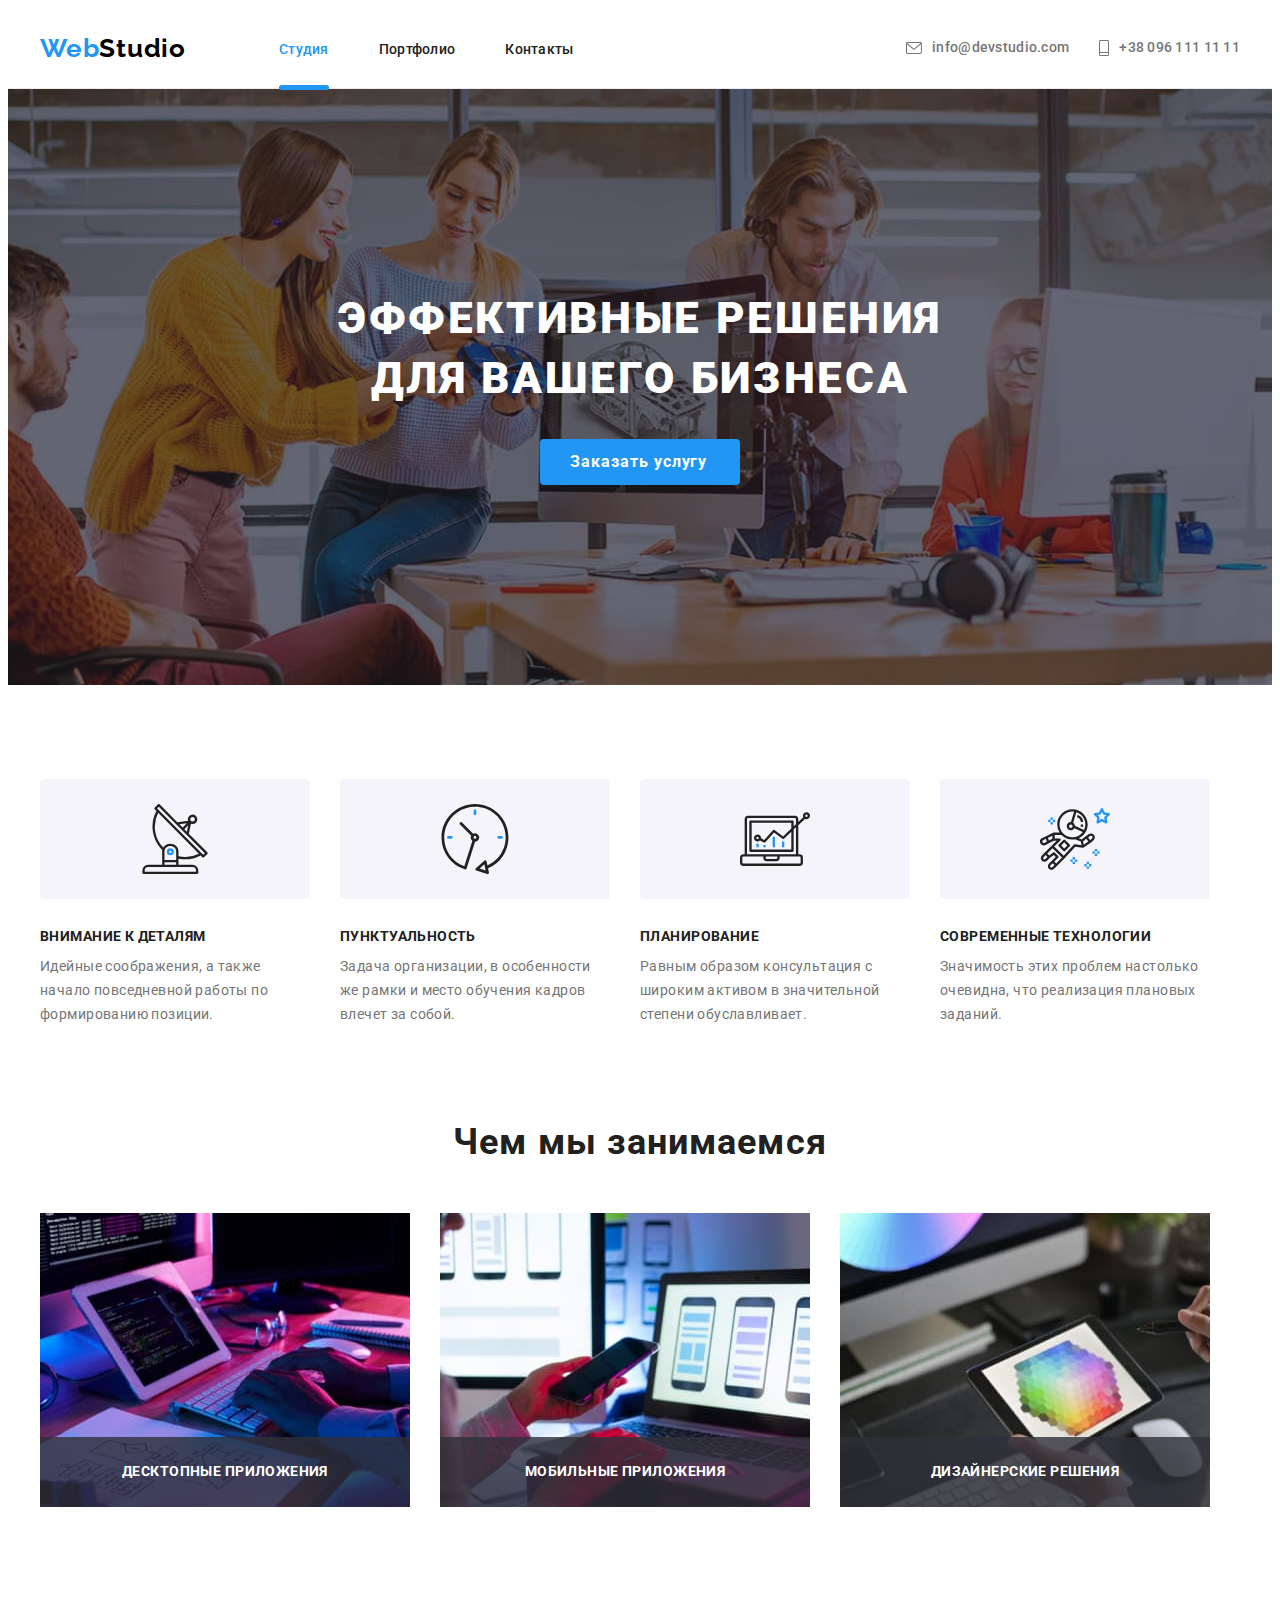
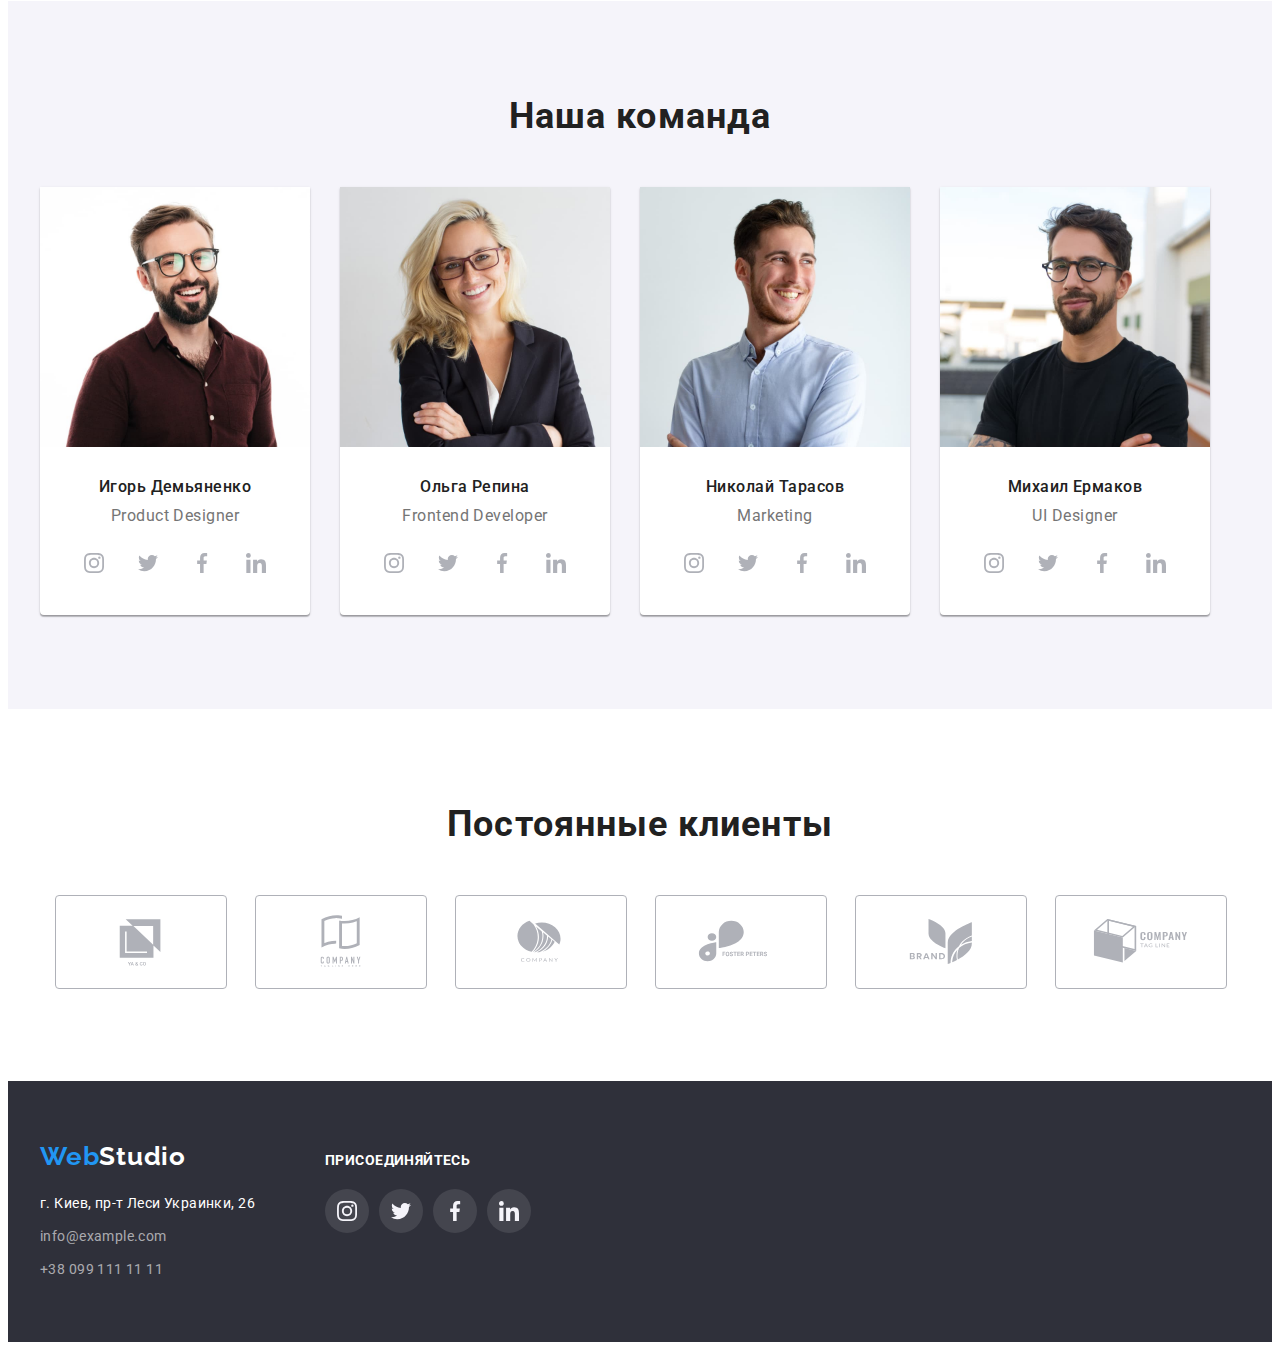
<file: index.html>
<!DOCTYPE html>
<html lang="ru">
  <head>
    <meta charset="UTF-8" />
    <meta http-equiv="X-UA-Compatible" content="IE=edge" />
    <meta name="viewport" content="width=device-width, initial-scale=1.0" />
    <link rel="preconnect" href="https://fonts.googleapis.com" />
    <link rel="preconnect" href="https://fonts.gstatic.com" crossorigin />
    <link
      href="https://fonts.googleapis.com/css2?family=Raleway:wght@700&family=Roboto:wght@400;500;700;900&display=swap"
      rel="stylesheet"
    />
    <title>WebStudio</title>
    <link
      rel="stylesheet"
      href="https://cdnjs.cloudflare.com/ajax/libs/modern-normalize/1.1.0/modern-normalize.min.css"
      integrity="sha512-wpPYUAdjBVSE4KJnH1VR1HeZfpl1ub8YT/NKx4PuQ5NmX2tKuGu6U/JRp5y+Y8XG2tV+wKQpNHVUX03MfMFn9Q=="
      crossorigin="anonymous"
      referrerpolicy="no-referrer"
    />
    <link
      rel="stylesheet"
      href="https://cdnjs.cloudflare.com/ajax/libs/animate.css/4.1.1/animate.min.css"
    />
    <link rel="stylesheet" href="./css/styles.css" />
  </head>
  <body>
    <header class="header">
      <div class="container">
        <nav class="header-nav">
          <a
            class="header-logo link animate__animated animate__bounce"
            href="./index.html"
            lang="en"
            ><span class="header-text-web">Web</span
            ><span class="header-text-studio">Studio</span></a
          >
          <ul class="header-list list">
            <li class="header-item">
              <a class="header-link link current" href="./index.html">Студия</a>
            </li>
            <li class="header-item">
              <a class="header-link link" href="./portfolio.html">Портфолио</a>
            </li>
            <li class="header-item"><a class="header-link link" href="#">Контакты</a></li>
          </ul>
        </nav>
        <ul class="header-contacts list">
          <li class="header-contacts-item">
            <a class="header-contacts-link link" href="mailto:info@devstudio.com"
              ><svg class="icon-envelope" width="16" height="12">
                <use href="./img/icons.svg#icon-envelope"></use></svg
              >info@devstudio.com</a
            >
          </li>
          <li class="header-contacts-item">
            <a class="header-contacts-link link" href="tel:+380961111111"
              ><svg class="icon-vector" width="10" height="16">
                <use href="./img/icons.svg#icon-vector"></use></svg
              >+38 096 111 11 11</a
            >
          </li>
        </ul>
      </div>
    </header>
    <main>
      <section class="hero">
        <div class="container">
          <h1 class="hero-title animate__animated animate__bounce">
            Эффективные решения для вашего бизнеса
          </h1>
          <button type="button" class="hero-btn" data-modal-open>Заказать услугу</button>
        </div>
      </section>
      <section class="features">
        <div class="container">
          <h2 class="visually-hidden">Особенности</h2>
          <ul class="features-list list">
            <li class="features-item">
              <div class="icon-item">
                <svg class="icon" width="70" height="70">
                  <use href="./img/icons.svg#icon-antenna"></use>
                </svg>
              </div>
              <h3 class="features-title">Внимание к деталям</h3>
              <p class="features-text">
                Идейные соображения, а также начало повседневной работы по формированию позиции.
              </p>
            </li>
            <li class="features-item">
              <div class="icon-item">
                <svg class="icon" width="70" height="70">
                  <use href="./img/icons.svg#icon-clock"></use>
                </svg>
              </div>
              <h3 class="features-title">Пунктуальность</h3>
              <p class="features-text">
                Задача организации, в особенности же рамки и место обучения кадров влечет за собой.
              </p>
            </li>
            <li class="features-item">
              <div class="icon-item">
                <svg class="icon" width="70" height="70">
                  <use href="./img/icons.svg#icon-diagram"></use>
                </svg>
              </div>
              <h3 class="features-title">Планирование</h3>
              <p class="features-text">
                Равным образом консультация с широким активом в значительной степени обуславливает.
              </p>
            </li>
            <li class="features-item">
              <div class="icon-item">
                <svg class="icon" width="70" height="70">
                  <use href="./img/icons.svg#icon-astronaut"></use>
                </svg>
              </div>
              <h3 class="features-title">Современные технологии</h3>
              <p class="features-text">
                Значимость этих проблем настолько очевидна, что реализация плановых заданий.
              </p>
            </li>
          </ul>
        </div>
      </section>
      <section class="works">
        <div class="container">
          <h2 class="works-title">Чем мы занимаемся</h2>
          <ul class="works-list list">
            <li class="works-item">
              <a class="works-link link" href="#"
                ><img
                  src="./img/box-1.jpg"
                  alt="разрабатываем приложения на ОС"
                  width="370"
                  height="294"
                />
                <div class="works-label">
                  <h3 class="works-label-text">Десктопные приложения</h3>
                </div></a
              >
            </li>
            <li class="works-item">
              <a class="works-link link" href="#"
                ><img
                  src="./img/box-2.jpg"
                  alt="разрабатываем приложения на мобильные устройства"
                  width="370"
                  height="294"
                />
                <div class="works-label">
                  <h3 class="works-label-text">Мобильные приложения</h3>
                </div></a
              >
            </li>
            <li class="works-item">
              <a class="works-link link" href="#"
                ><img
                  src="./img/box-3.jpg"
                  alt="разрабатываем приложения на планшеты"
                  width="370"
                  height="294"
                />
                <div class="works-label">
                  <h3 class="works-label-text">Дизайнерские решения</h3>
                </div></a
              >
            </li>
          </ul>
        </div>
      </section>
      <section class="team">
        <div class="container">
          <h2 class="team-title">Наша команда</h2>
          <ul class="team-list list">
            <li class="team-item">
              <img src="./img/img-1.jpg" alt="фото специалиста комады" width="270" height="260" />
              <div class="team-list-name">
                <h3 class="team-list-title">Игорь Демьяненко</h3>
                <p class="team-list-text" lang="en">Product Designer</p>
                <ul class="team-list-soc list">
                  <li class="team-item-soc">
                    <a class="team-link-soc" href="https://www.instagram.com/" target="_blank"
                      ><svg class="icon-soc" width="20" height="20">
                        <use href="./img/icons.svg#icon-instagram"></use></svg
                    ></a>
                  </li>
                  <li class="team-item-soc">
                    <a class="team-link-soc" href="https://twitter.com/" target="_blank"
                      ><svg class="icon-soc" width="20" height="20">
                        <use href="./img/icons.svg#icon-twitter"></use></svg
                    ></a>
                  </li>
                  <li class="team-item-soc">
                    <a class="team-link-soc" href="https://www.facebook.com/" target="_blank"
                      ><svg class="icon-soc" width="20" height="20">
                        <use href="./img/icons.svg#icon-facebook"></use></svg
                    ></a>
                  </li>
                  <li class="team-item-soc">
                    <a class="team-link-soc" href="https://www.linkedin.com/" target="_blank"
                      ><svg class="icon-soc" width="20" height="20">
                        <use href="./img/icons.svg#icon-linkedin"></use></svg
                    ></a>
                  </li>
                </ul>
              </div>
            </li>
            <li class="team-item">
              <img src="./img/img-2.jpg" alt="фото специалиста комады" width="270" height="260" />
              <div class="team-list-name">
                <h3 class="team-list-title">Ольга Репина</h3>
                <p class="team-list-text" lang="en">Frontend Developer</p>
                <ul class="team-list-soc list">
                  <li class="team-item-soc">
                    <a class="team-link-soc" href="https://www.instagram.com/" target="_blank"
                      ><svg class="icon-soc" width="20" height="20">
                        <use href="./img/icons.svg#icon-instagram"></use></svg
                    ></a>
                  </li>
                  <li class="team-item-soc">
                    <a class="team-link-soc" href="https://twitter.com/" target="_blank"
                      ><svg class="icon-soc" width="20" height="20">
                        <use href="./img/icons.svg#icon-twitter"></use></svg
                    ></a>
                  </li>
                  <li class="team-item-soc">
                    <a class="team-link-soc" href="https://www.facebook.com/" target="_blank"
                      ><svg class="icon-soc" width="20" height="20">
                        <use href="./img/icons.svg#icon-facebook"></use></svg
                    ></a>
                  </li>
                  <li class="team-item-soc">
                    <a class="team-link-soc" href="https://www.linkedin.com/" target="_blank"
                      ><svg class="icon-soc" width="20" height="20">
                        <use href="./img/icons.svg#icon-linkedin"></use></svg
                    ></a>
                  </li>
                </ul>
              </div>
            </li>
            <li class="team-item">
              <img src="./img/img-3.jpg" alt="фото специалиста комады" width="270" height="260" />
              <div class="team-list-name">
                <h3 class="team-list-title">Николай Тарасов</h3>
                <p class="team-list-text" lang="en">Marketing</p>
                <ul class="team-list-soc list">
                  <li class="team-item-soc">
                    <a class="team-link-soc" href="https://www.instagram.com/" target="_blank"
                      ><svg class="icon-soc" width="20" height="20">
                        <use href="./img/icons.svg#icon-instagram"></use></svg
                    ></a>
                  </li>
                  <li class="team-item-soc">
                    <a class="team-link-soc" href="https://twitter.com/" target="_blank"
                      ><svg class="icon-soc" width="20" height="20">
                        <use href="./img/icons.svg#icon-twitter"></use></svg
                    ></a>
                  </li>
                  <li class="team-item-soc">
                    <a class="team-link-soc" href="https://www.facebook.com/" target="_blank"
                      ><svg class="icon-soc" width="20" height="20">
                        <use href="./img/icons.svg#icon-facebook"></use></svg
                    ></a>
                  </li>
                  <li class="team-item-soc">
                    <a class="team-link-soc" href="https://www.linkedin.com/" target="_blank"
                      ><svg class="icon-soc" width="20" height="20">
                        <use href="./img/icons.svg#icon-linkedin"></use></svg
                    ></a>
                  </li>
                </ul>
              </div>
            </li>
            <li class="team-item">
              <img src="./img/img-4.jpg" alt="фото специалиста комады" width="270" height="260" />
              <div class="team-list-name">
                <h3 class="team-list-title">Михаил Ермаков</h3>
                <p class="team-list-text" lang="en">UI Designer</p>
                <ul class="team-list-soc list">
                  <li class="team-item-soc">
                    <a class="team-link-soc" href="https://www.instagram.com/" target="_blank"
                      ><svg class="icon-soc" width="20" height="20">
                        <use href="./img/icons.svg#icon-instagram"></use></svg
                    ></a>
                  </li>
                  <li class="team-item-soc">
                    <a class="team-link-soc" href="https://twitter.com/" target="_blank"
                      ><svg class="icon-soc" width="20" height="20">
                        <use href="./img/icons.svg#icon-twitter"></use></svg
                    ></a>
                  </li>
                  <li class="team-item-soc">
                    <a class="team-link-soc" href="https://www.facebook.com/" target="_blank"
                      ><svg class="icon-soc" width="20" height="20">
                        <use href="./img/icons.svg#icon-facebook"></use></svg
                    ></a>
                  </li>
                  <li class="team-item-soc">
                    <a class="team-link-soc" href="https://www.linkedin.com/" target="_blank"
                      ><svg class="icon-soc" width="20" height="20">
                        <use href="./img/icons.svg#icon-linkedin"></use></svg
                    ></a>
                  </li>
                </ul>
              </div>
            </li>
          </ul>
        </div>
      </section>
      <section class="clients">
        <div class="conteiner">
          <h2 class="clients-title">Постоянные клиенты</h2>
          <ul class="clients-list list">
            <li class="clients-item">
              <a class="clients-link" href="">
                <svg class="clients-icon" width="106" height="60">
                  <use href="./img/icons.svg#icon-Logo"></use>
                </svg>
              </a>
            </li>
            <li class="clients-item">
              <a class="clients-link" href="">
                <svg class="clients-icon" width="106" height="60">
                  <use href="./img/icons.svg#icon-Logo-1"></use>
                </svg>
              </a>
            </li>
            <li class="clients-item">
              <a class="clients-link" href="">
                <svg class="clients-icon" width="106" height="60">
                  <use href="./img/icons.svg#icon-Logo-2"></use>
                </svg>
              </a>
            </li>
            <li class="clients-item">
              <a class="clients-link" href="">
                <svg class="clients-icon" width="106" height="60">
                  <use href="./img/icons.svg#icon-Logo-3"></use>
                </svg>
              </a>
            </li>
            <li class="clients-item">
              <a class="clients-link" href="">
                <svg class="clients-icon" width="106" height="60">
                  <use href="./img/icons.svg#icon-Logo-4"></use>
                </svg>
              </a>
            </li>
            <li class="clients-item">
              <a class="clients-link" href="">
                <svg class="clients-icon" width="106" height="60">
                  <use href="./img/icons.svg#icon-Logo-5"></use>
                </svg>
              </a>
            </li>
          </ul>
        </div>
      </section>
    </main>
    <footer class="footer">
      <div class="container">
        <div class="footer-contacts">
          <a class="footer-logo link" href="./index.html" lang="en"
            ><span class="footer-text-web">Web</span
            ><span class="footer-text-studio">Studio</span></a
          >
          <address class="footer-add">
            <ul class="footer-list list">
              <li class="footer-item">
                <a
                  class="footer-link link"
                  href="https://www.google.com/maps/place/%D0%B1%D1%83%D0%BB.+%D0%9B%D0%B5%D1%81%D0%B8+%D0%A3%D0%BA%D1%80%D0%B0%D0%B8%D0%BD%D0%BA%D0%B8,+26,+%D0%9A%D0%B8%D0%B5%D0%B2,+02000/@50.4265841,30.5361971,17z/data=!3m1!4b1!4m5!3m4!1s0x40d4cf0e033ecbe9:0x57a4dffefec77da0!8m2!3d50.4265807!4d30.5383858"
                  target="_blank"
                  >г. Киев, пр-т Леси Украинки, 26</a
                >
              </li>
              <li class="footer-item">
                <a class="footer-link contact link" href="mailto:info@example.com"
                  >info@example.com</a
                >
              </li>
              <li class="footer-item">
                <a class="footer-link contact link" href="tel:+380991111111">+38 099 111 11 11</a>
              </li>
            </ul>
          </address>
        </div>
        <div class="social">
          <h2 class="social-title">присоединяйтесь</h2>
          <ul class="social-list list">
            <li class="social-item">
              <a href="https://www.instagram.com/" target="_blank" class="social-link">
                <svg class="social-icon" width="20" height="20">
                  <use href="./img/icons.svg#icon-instagram"></use>
                </svg>
              </a>
            </li>
            <li class="social-item">
              <a href="https://twitter.com/" target="_blank" class="social-link">
                <svg class="social-icon" width="20" height="20">
                  <use href="./img/icons.svg#icon-twitter"></use>
                </svg>
              </a>
            </li>
            <li class="social-item">
              <a href="https://www.facebook.com/" target="_blank" class="social-link">
                <svg class="social-icon" width="20" height="20">
                  <use href="./img/icons.svg#icon-facebook"></use>
                </svg>
              </a>
            </li>
            <li class="social-item">
              <a href="https://www.linkedin.com/" target="_blank" class="social-link">
                <svg class="social-icon" width="20" height="20">
                  <use href="./img/icons.svg#icon-linkedin"></use>
                </svg>
              </a>
            </li>
          </ul>
        </div>
      </div>
    </footer>
    <div class="backdrop is-hidden" data-modal>
      <div class="modal">
        <button type="button" class="data-modal-close" data-modal-close>
          <svg class="button-icon" width="30" height="30">
            <use href="./img/symbol-defs.svg#icon-close-black"></use>
          </svg>
        </button>
      </div>
    </div>
    <script src="./js/modal.js"></script>
  </body>
</html>
</file>
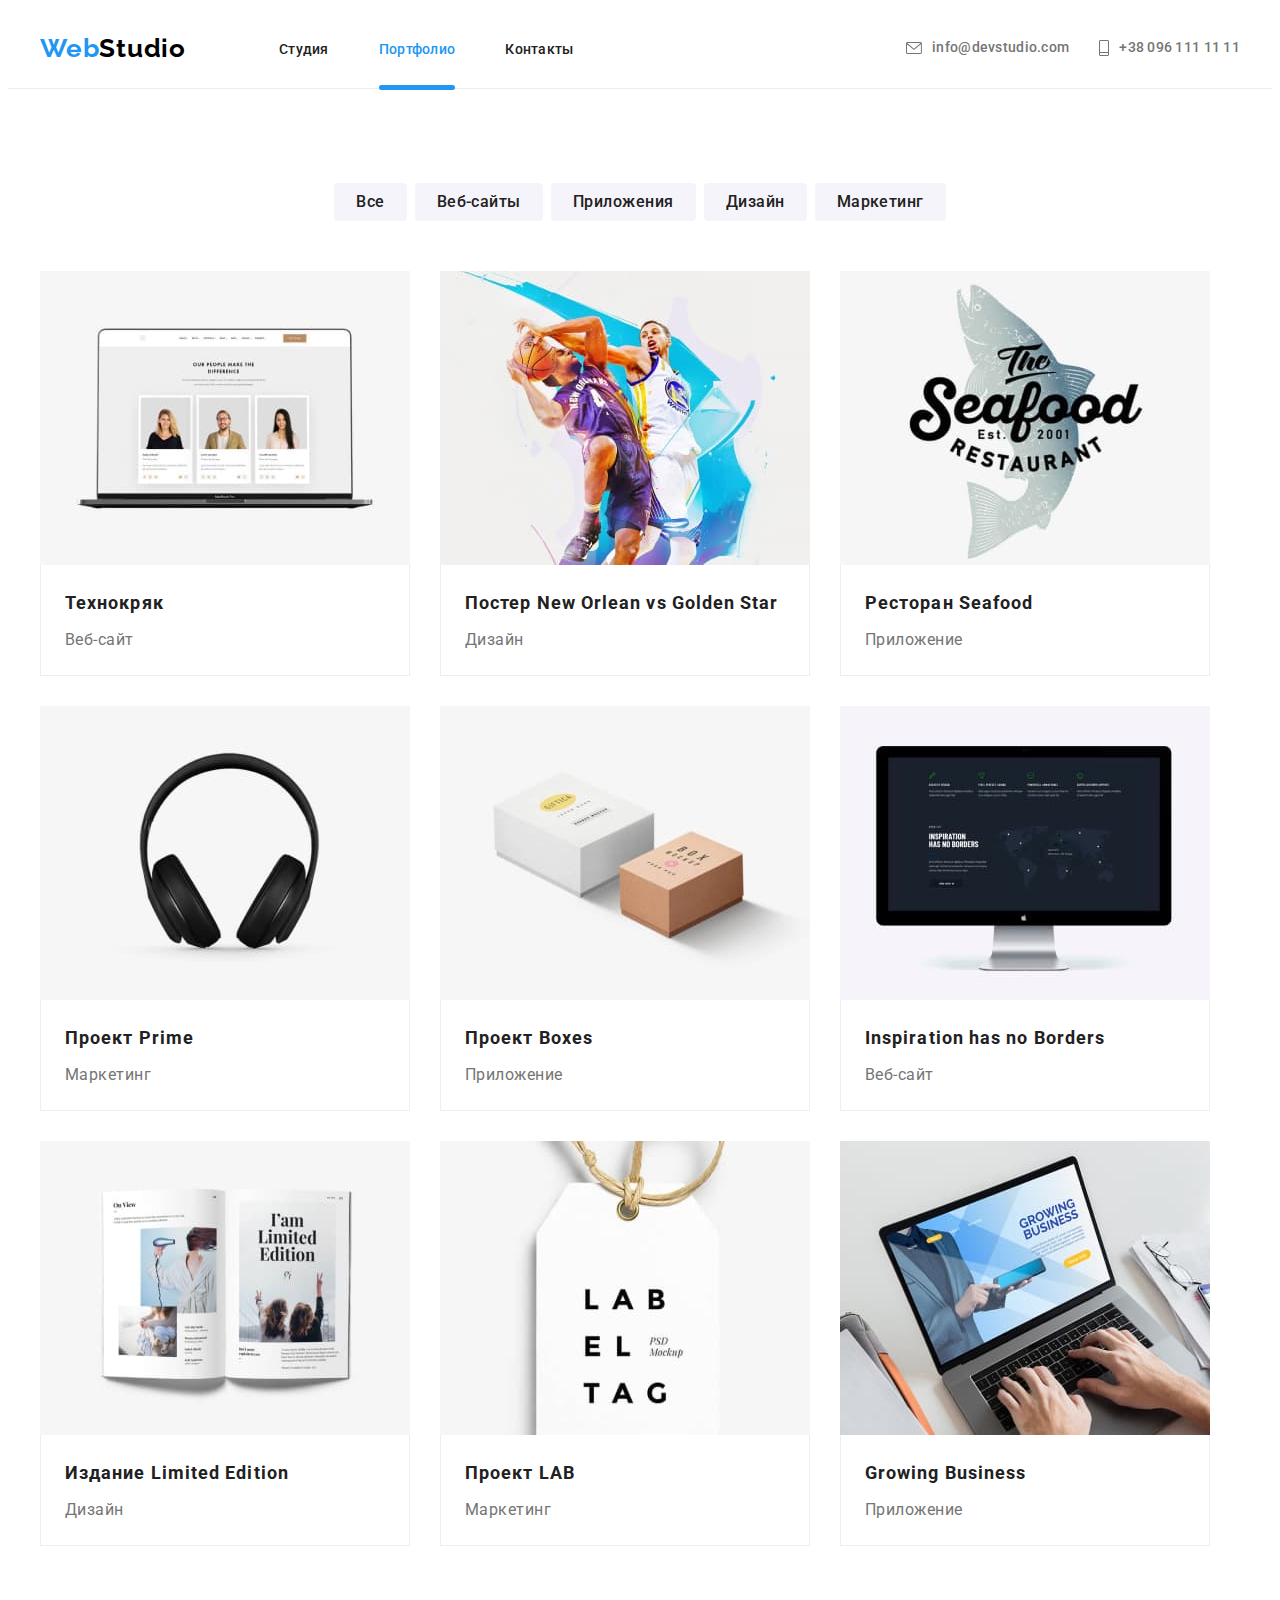
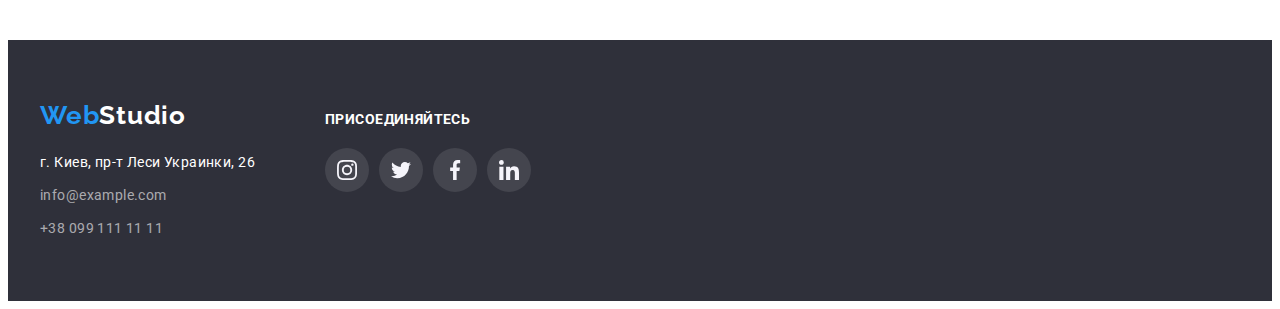
<file: portfolio.html>
<!DOCTYPE html>
<html lang="ru">
  <head>
    <meta charset="UTF-8" />
    <meta http-equiv="X-UA-Compatible" content="IE=edge" />
    <meta name="viewport" content="width=device-width, initial-scale=1.0" />
    <link rel="preconnect" href="https://fonts.googleapis.com" />
    <link rel="preconnect" href="https://fonts.gstatic.com" crossorigin />
    <link
      href="https://fonts.googleapis.com/css2?family=Raleway:wght@700&family=Roboto:wght@400;500;700;900&display=swap"
      rel="stylesheet"
    />
    <title>WebStudio</title>
    <link
      rel="stylesheet"
      href="https://cdnjs.cloudflare.com/ajax/libs/modern-normalize/1.1.0/modern-normalize.min.css"
      integrity="sha512-wpPYUAdjBVSE4KJnH1VR1HeZfpl1ub8YT/NKx4PuQ5NmX2tKuGu6U/JRp5y+Y8XG2tV+wKQpNHVUX03MfMFn9Q=="
      crossorigin="anonymous"
      referrerpolicy="no-referrer"
    />
    <link
      rel="stylesheet"
      href="https://cdnjs.cloudflare.com/ajax/libs/animate.css/4.1.1/animate.min.css"
    />
    <link rel="stylesheet" href="./css/styles.css" />
  </head>
  <body>
    <header class="header">
      <div class="container">
        <nav class="header-nav">
          <a
            class="header-logo link animate__animated animate__bounce"
            href="./index.html"
            lang="en"
            ><span class="header-text-web">Web</span
            ><span class="header-text-studio">Studio</span></a
          >
          <ul class="header-list list">
            <li class="header-item"><a class="header-link link" href="./index.html">Студия</a></li>
            <li class="header-item">
              <a class="header-link link current" href="./portfolio.html">Портфолио</a>
            </li>
            <li class="header-item"><a class="header-link link" href="#">Контакты</a></li>
          </ul>
        </nav>
        <ul class="header-contacts list">
          <li class="header-contacts-item">
            <a class="header-contacts-link link" href="mailto:info@devstudio.com">
              <svg class="icon-envelope" width="16" height="12">
                <use href="./img/icons.svg#icon-envelope"></use></svg
              >info@devstudio.com</a
            >
          </li>
          <li class="header-contacts-item">
            <a class="header-contacts-link link" href="tel:+380961111111"
              ><svg class="icon-vector" width="10" height="16">
                <use href="./img/icons.svg#icon-vector"></use></svg
              >+38 096 111 11 11</a
            >
          </li>
        </ul>
      </div>
    </header>
    <main>
      <section class="portfolio">
        <div class="container">
          <h1 class="visually-hidden">Портфолио</h1>
          <ul class="filter list">
            <li class="filter-item"><button type="button" class="filter-btn">Все</button></li>
            <li class="filter-item"><button type="button" class="filter-btn">Веб-сайты</button></li>
            <li class="filter-item">
              <button type="button" class="filter-btn">Приложения</button>
            </li>
            <li class="filter-item"><button type="button" class="filter-btn">Дизайн</button></li>
            <li class="filter-item"><button type="button" class="filter-btn">Маркетинг</button></li>
          </ul>
          <ul class="project list">
            <li class="project-item">
              <a class="project-link link" href="">
                <div class="project-group">
                  <img src="./img/project-1.jpg" alt="Ноутбук" width="370" height="294" />
                  <p class="project-group-text">
                    Ресурс предлагает комплексные предложения с разным уровнем функционала и
                    сервисов. Все это позволит посетителю получить исчерпывающие сведения о компании
                    или частном лице.
                  </p>
                </div>

                <div class="project-name">
                  <h2 class="project-title">Технокряк</h2>
                  <p class="project-text">Веб-сайт</p>
                </div>
              </a>
            </li>
            <li class="project-item">
              <a class="project-link link" href="">
                <div class="project-group">
                  <img
                    src="./img/project-2.jpg"
                    alt="Постер баскетболистов"
                    width="370"
                    height="294"
                  />
                  <p class="project-group-text">
                    Ресурс предлагает комплексные предложения с разным уровнем функционала и
                    сервисов. Все это позволит посетителю получить исчерпывающие сведения о компании
                    или частном лице.
                  </p>
                </div>

                <div class="project-name">
                  <h2 class="project-title">
                    Постер <span lang="en">New Orlean vs Golden Star</span>
                  </h2>
                  <p class="project-text">Дизайн</p>
                </div>
              </a>
            </li>
            <li class="project-item">
              <a class="project-link link" href="">
                <div class="project-group">
                  <img src="./img/project-3.jpg" alt="Логотип ресторана" width="370" height="294" />
                  <p class="project-group-text">
                    Ресурс предлагает комплексные предложения с разным уровнем функционала и
                    сервисов. Все это позволит посетителю получить исчерпывающие сведения о компании
                    или частном лице.
                  </p>
                </div>
                <div class="project-name">
                  <h2 class="project-title">Ресторан <span lang="en">Seafood</span></h2>
                  <p class="project-text">Приложение</p>
                </div>
              </a>
            </li>
            <li class="project-item">
              <a class="project-link link" href="">
                <div class="project-group">
                  <img src="./img/project-4.jpg" alt="Наушники" width="370" height="294" />
                  <p class="project-group-text">
                    Ресурс предлагает комплексные предложения с разным уровнем функционала и
                    сервисов. Все это позволит посетителю получить исчерпывающие сведения о компании
                    или частном лице.
                  </p>
                </div>
                <div class="project-name">
                  <h2 class="project-title">Проект <span lang="en">Prime</span></h2>
                  <p class="project-text">Маркетинг</p>
                </div>
              </a>
            </li>
            <li class="project-item">
              <a class="project-link link" href="">
                <div class="project-group">
                  <img src="./img/project-5.jpg" alt="Коробки" width="370" height="294" />
                  <p class="project-group-text">
                    Ресурс предлагает комплексные предложения с разным уровнем функционала и
                    сервисов. Все это позволит посетителю получить исчерпывающие сведения о компании
                    или частном лице.
                  </p>
                </div>
                <div class="project-name">
                  <h2 class="project-title">Проект <span lang="en">Boxes</span></h2>
                  <p class="project-text">Приложение</p>
                </div>
              </a>
            </li>
            <li class="project-item">
              <a class="project-link link" href="">
                <div class="project-group">
                  <img src="./img/project-6.jpg" alt="Монитор" width="370" height="294" />
                  <p class="project-group-text">
                    Ресурс предлагает комплексные предложения с разным уровнем функционала и
                    сервисов. Все это позволит посетителю получить исчерпывающие сведения о компании
                    или частном лице.
                  </p>
                </div>
                <div class="project-name">
                  <h2 class="project-title" lang="en">Inspiration has no Borders</h2>
                  <p class="project-text">Веб-сайт</p>
                </div>
              </a>
            </li>
            <li class="project-item">
              <a class="project-link link" href="">
                <div class="project-group">
                  <img src="./img/project-7.jpg" alt="Книга" width="370" height="294" />
                  <p class="project-group-text">
                    Ресурс предлагает комплексные предложения с разным уровнем функционала и
                    сервисов. Все это позволит посетителю получить исчерпывающие сведения о компании
                    или частном лице.
                  </p>
                </div>
                <div class="project-name">
                  <h2 class="project-title">Издание <span lang="en">Limited Edition</span></h2>
                  <p class="project-text">Дизайн</p>
                </div>
              </a>
            </li>
            <li class="project-item">
              <a class="project-link link" href="">
                <div class="project-group">
                  <img src="./img/project-8.jpg" alt="Бирка проекта" width="370" height="294" />
                  <p class="project-group-text">
                    Ресурс предлагает комплексные предложения с разным уровнем функционала и
                    сервисов. Все это позволит посетителю получить исчерпывающие сведения о компании
                    или частном лице.
                  </p>
                </div>
                <div class="project-name">
                  <h2 class="project-title">Проект <span lang="en">LAB</span></h2>
                  <p class="project-text">Маркетинг</p>
                </div>
              </a>
            </li>
            <li class="project-item">
              <a class="project-link link" href="">
                <div class="project-group">
                  <img
                    src="./img/project-9.jpg"
                    alt="Рабочий стол с ноутбуком"
                    width="370"
                    height="294"
                  />
                  <p class="project-group-text">
                    Ресурс предлагает комплексные предложения с разным уровнем функционала и
                    сервисов. Все это позволит посетителю получить исчерпывающие сведения о компании
                    или частном лице.
                  </p>
                </div>
                <div class="project-name">
                  <h2 class="project-title" lang="en">Growing Business</h2>
                  <p class="project-text">Приложение</p>
                </div>
              </a>
            </li>
          </ul>
        </div>
      </section>
    </main>
    <footer class="footer">
      <div class="container">
        <div class="footer-contacts">
          <a class="footer-logo link" href="./index.html" lang="en"
            ><span class="footer-text-web">Web</span
            ><span class="footer-text-studio">Studio</span></a
          >
          <address class="footer-add">
            <ul class="footer-list list">
              <li class="footer-item">
                <a
                  class="footer-link link"
                  href="https://www.google.com/maps/place/%D0%B1%D1%83%D0%BB.+%D0%9B%D0%B5%D1%81%D0%B8+%D0%A3%D0%BA%D1%80%D0%B0%D0%B8%D0%BD%D0%BA%D0%B8,+26,+%D0%9A%D0%B8%D0%B5%D0%B2,+02000/@50.4265841,30.5361971,17z/data=!3m1!4b1!4m5!3m4!1s0x40d4cf0e033ecbe9:0x57a4dffefec77da0!8m2!3d50.4265807!4d30.5383858"
                  target="_blank"
                  >г. Киев, пр-т Леси Украинки, 26</a
                >
              </li>
              <li class="footer-item">
                <a class="footer-link contact link" href="mailto:info@example.com"
                  >info@example.com</a
                >
              </li>
              <li class="footer-item">
                <a class="footer-link contact link" href="tel:+380991111111">+38 099 111 11 11</a>
              </li>
            </ul>
          </address>
        </div>
        <div class="social">
          <h2 class="social-title">присоединяйтесь</h2>
          <ul class="social-list list">
            <li class="social-item">
              <a href="https://www.instagram.com/" target="_blank" class="social-link">
                <svg class="social-icon" width="20" height="20">
                  <use href="./img/icons.svg#icon-instagram"></use>
                </svg>
              </a>
            </li>
            <li class="social-item">
              <a href="https://twitter.com/" target="_blank" class="social-link">
                <svg class="social-icon" width="20" height="20">
                  <use href="./img/icons.svg#icon-twitter"></use>
                </svg>
              </a>
            </li>
            <li class="social-item">
              <a href="https://www.facebook.com/" target="_blank" class="social-link">
                <svg class="social-icon" width="20" height="20">
                  <use href="./img/icons.svg#icon-facebook"></use>
                </svg>
              </a>
            </li>
            <li class="social-item">
              <a href="https://www.linkedin.com/" target="_blank" class="social-link">
                <svg class="social-icon" width="20" height="20">
                  <use href="./img/icons.svg#icon-linkedin"></use>
                </svg>
              </a>
            </li>
          </ul>
        </div>
      </div>
    </footer>
  </body>
</html>
</file>
<file: css/styles.css>
/* background: #2F303A; темный*/
/* background: #F5F4FA; серый*/
:root {
    --primary-background-color: #2f303a;
    --secondary-background-color: #f5f4fa;
    --btn-background-color: #2196f3;
    --primary-text-color: #212121;
    --secondary-text-color: #757575;
    --header-text-color: #2196f3;
    --hero-text-color: #ffffff;
    --footer-text-color: rgba(255, 255, 255, 0.6);
    --cubic: cubic-bezier(0.4, 0, 0.2, 1);
}

p,
h1,
h2,
h3,
h4,
h5,
h6 {
    margin: 0;
}

ul {
    margin: 0;
    padding-left: 0;
}

body {
    font-family: roboto, raleway, sans-serif;
    color: #757575;
    background: #ffffff;
}

.list {
    list-style: none;
}

.link {
    text-decoration: none;
}

.container {
    width: 1200px;
    padding-left: 15px;
    padding-right: 15px;
    margin: 0 auto;
}

img {
    display: block;
    max-width: 100%;
    height: auto;
}

/* -----header----- */
.header {
    border-bottom: 1px solid #ececec;
}

.header .container {
    display: flex;
    align-items: center;
}

.header-text-web {
    color: var(--header-text-color);
}

.header-text-studio {
    color: #000000;
}

.header-logo {
    margin-right: 93px;
    padding: 24px 0;

    font-family: 'Raleway';
    font-weight: 700;
    font-size: 26px;
    line-height: 1.19;
    letter-spacing: 0.03em;
}

.header-nav {
    display: flex;
    align-items: center;
}

.header-list {
    display: flex;
}

.header-item {
    position: relative;
}

.header-item:not(:last-child) {
    margin-right: 50px;
}

.header-contacts {
    display: flex;
    align-items: center;
    margin-left: auto;
}

.header-contacts-item:not(:last-child) {
    margin-right: 30px;
}

.header-link,
.header-contacts-link {
    padding: 32px 0;

    font-weight: 500;
    font-size: 14px;
    line-height: 1.14;
    letter-spacing: 0.02em;
    color: var(--primary-text-color);
    transition: color 250ms var(--cubic);
}

.header-link::after {
    content: '';
    position: absolute;
    left: 0;
    bottom: -32px;
    display: block;
    width: 100%;
    height: 5px;
    border-radius: 5px;
    background-color: var(--header-text-color);
    opacity: 0;
    transform: scaleX(0.1);
    transition: opacity 250ms var(--cubic), transform 250ms var(--cubic);
}

.header-link:hover::after,
.header-link:focus::after {
    opacity: 1;
    transform: scaleX(1);
}

.header-contacts-link {
    display: flex;
    align-items: center;
    color: var(--secondary-text-color);
}

.header-link:hover,
.header-link:focus,
.header-contacts-link:hover,
.header-contacts-link:focus {
    color: var(--header-text-color);
}

.current {
    color: var(--header-text-color);
}

.current::after {
    content: '';
    position: absolute;
    left: 0;
    bottom: -32px;
    display: block;
    width: 100%;
    height: 5px;
    border-radius: 5px;
    background-color: var(--header-text-color);
    opacity: 1;
    transform: scale(1);
}

.icon-envelope,
.icon-vector {
    margin-right: 10px;
    fill: currentColor;
}

/* -----hero----- */
.hero {
    padding-top: 200px;
    padding-bottom: 200px;
    background-color: var(--primary-background-color);
    background-image: linear-gradient(to right, rgba(47, 48, 58, 0.4), rgba(47, 48, 58, 0.4)),
        url(../img/hero-img.jpg);
    background-repeat: no-repeat;
    background-position: center;
    background-size: cover;
}

.hero-title {
    width: 696px;
    margin-bottom: 30px;
    margin-left: auto;
    margin-right: auto;

    font-weight: 900;
    font-size: 44px;
    line-height: 1.36;
    text-align: center;
    letter-spacing: 0.06em;
    text-transform: uppercase;
    color: var(--hero-text-color);
}

.hero-btn {
    margin-left: auto;
    margin-right: auto;
    min-width: 200px;
    padding: 8px 30px;
    border: transparent;
    border-radius: 4px;

    font-family: inherit;
    font-weight: 700;
    font-size: 16px;
    line-height: 1.88;
    display: flex;
    align-items: center;
    text-align: center;
    letter-spacing: 0.06em;
    cursor: pointer;
    color: var(--hero-text-color);
    background-color: var(--btn-background-color);
}

.hero-btn:hover,
.hero-btn:focus {
    box-shadow: 0px 4px 4px rgba(0, 0, 0, 0.15);
    background-color: #188ce8;
}

/* -----features----- */
.visually-hidden {
    position: absolute;
    white-space: nowrap;
    width: 1px;
    height: 1px;
    overflow: hidden;
    border: 0;
    padding: 0;
    clip: rect(0 0 0 0);
    clip-path: inset(50%);
    margin: -1px;
}

.features {
    padding-top: 94px;
    padding-bottom: 94px;
}

.features-list {
    display: flex;
}

.features-item {
    flex-basis: 270px;
}

.features-item+.features-item {
    margin-left: 30px;
}

.icon-item {
    display: flex;
    align-items: center;
    justify-content: center;
    height: 120px;
    background: var(--secondary-background-color);
    border-radius: 4px;
    margin-bottom: 30px;
}

.features-title {
    margin-bottom: 10px;

    font-weight: 700;
    font-size: 14px;
    line-height: 1.14;
    letter-spacing: 0.03em;
    text-transform: uppercase;
    color: var(--primary-text-color);
}

.features-text {
    font-size: 14px;
    line-height: 1.71;
    letter-spacing: 0.03em;
}

/* -----works----- */
.works {
    padding-bottom: 94px;
}

.works-title,
.team-title,
.clients-title {
    margin-bottom: 50px;

    font-weight: 700;
    font-size: 36px;
    line-height: 1.17;
    text-align: center;
    letter-spacing: 0.03em;
    color: var(--primary-text-color);
}

.works-list {
    display: flex;
}

.works-item {
    flex-basis: calc((100%-60px) / 3);
    margin-right: 30px;
}

.works-item:nth-child(3n) {
    margin-right: 0;
}

.works-link {
    position: relative;
}

.works-label {
    position: absolute;
    bottom: 0;
    left: 0;
    width: 100%;
    height: 70px;
    background-color: rgba(47, 48, 58, 0.8);
    display: flex;
    justify-content: center;
    align-items: center;
}

.works-label-text {
    font-size: 14px;
    line-height: 1.14;
    letter-spacing: 0.03em;
    text-transform: uppercase;
    color: var(--hero-text-color);
}

/* -----team----- */
.team {
    padding-top: 94px;
    padding-bottom: 94px;
    background-color: var(--secondary-background-color);
}

.team-list {
    display: flex;
}

.team-item {
    flex-basis: calc((100%-90px) / 4);
    margin-right: 30px;
    box-shadow: 0px 1px 3px rgba(0, 0, 0, 0.12), 0px 1px 1px rgba(0, 0, 0, 0.14),
        0px 2px 1px rgba(0, 0, 0, 0.2);
    border-radius: 0px 0px 4px 4px;
    background-color: #ffffff;
}

.team-item:nth-child(4n) {
    margin-right: 0;
}

.team-list-name {
    padding-top: 30px;
    padding-bottom: 30px;
}

.team-list-title {
    margin-bottom: 10px;

    font-weight: 500;
    font-size: 16px;
    line-height: 1.19;
    text-align: center;
    letter-spacing: 0.03em;
    color: var(--primary-text-color);
}

.team-list-text {
    margin-bottom: 16px;

    font-size: 16px;
    line-height: 1.19;
    text-align: center;
    letter-spacing: 0.03em;
}

.team-list-soc {
    display: flex;
    justify-content: center;
}

.team-item-soc:not(:last-child) {
    margin-right: 10px;
}

.team-item-soc {
    width: 44px;
    height: 44px;
}

.team-link-soc {
    display: flex;
    justify-content: center;
    align-items: center;
    width: 100%;
    height: 100%;
    border-radius: 50%;
    fill: #afb1b8;
    transition: background-color 250ms var(--cubic);
}

.icon-soc {
    transition: fill 250ms var(--cubic);
}

.team-link-soc:hover,
.team-link-soc:focus {
    background-color: var(--header-text-color);
}

.team-link-soc:hover .icon-soc,
.team-link-soc:focus .icon-soc {
    fill: var(--hero-text-color);
}

/* -----clients----- */
.clients {
    padding-top: 94px;
    padding-bottom: 94px;
}

.clients-list {
    display: flex;
    justify-content: center;
    align-items: center;
}

.clients-item {
    width: 170px;
    height: 92px;
}

.clients-item:not(:last-child) {
    margin-right: 30px;
}

.clients-link {
    display: flex;
    justify-content: center;
    align-items: center;
    width: 100%;
    height: 100%;
    border: 1px solid #afb1b8;
    border-radius: 4px;
    color: #afb1b8;
    transition: color 250ms var(--cubic), border-color 250ms var(--cubic);
}

.clients-icon {
    fill: currentColor;
}

.clients-link:hover,
.clients-link:focus {
    color: var(--header-text-color);
    border-color: var(--header-text-color);
}

/* -----footer----- */
.footer {
    padding-top: 60px;
    padding-bottom: 60px;
    background-color: var(--primary-background-color);
}

.footer .container {
    display: flex;
}

.footer-text-web {
    color: var(--header-text-color);
}

.footer-text-studio {
    color: var(--hero-text-color);
}

.footer-logo {
    display: block;
    margin-bottom: 20px;

    font-family: 'Raleway';
    font-weight: 700;
    font-size: 26px;
    line-height: 1.19;
    letter-spacing: 0.03em;
}

.footer-item {
    display: block;
    margin-bottom: 9px;
}

.footer-item:last-child {
    margin-bottom: 0;
}

.footer-link {
    font-style: normal;
    font-size: 14px;
    line-height: 1.71;
    letter-spacing: 0.03em;
    color: var(--hero-text-color);
    transition: color 250ms var(--cubic);
}

.contact {
    color: var(--footer-text-color);
}

.footer-link:hover,
.footer-link:focus {
    color: var(--header-text-color);
}

.footer-contacts {
    margin-right: 70px;
}

.social {
    display: block;
    padding-top: 12px;
    padding-bottom: 40px;
}

.social-title {
    margin-bottom: 20px;

    font-size: 14px;
    line-height: 1.14;
    letter-spacing: 0.03em;
    text-transform: uppercase;
    color: var(--hero-text-color);
}

.social-list {
    display: flex;
}

.social-item:not(:last-child) {
    margin-right: 10px;
}

.social-item {
    width: 44px;
    height: 44px;
}

.social-link {
    display: flex;
    justify-content: center;
    align-items: center;
    width: 100%;
    height: 100%;
    border-radius: 50%;
    background: rgba(255, 255, 255, 0.1);
    fill: var(--secondary-background-color);
    transition: background 250ms var(--cubic);
}

.social-link:hover,
.social-link:focus {
    background: var(--header-text-color);
}

/* -----portfolio----- */
.portfolio {
    padding-top: 94px;
    padding-bottom: 94px;
}

.filter {
    display: flex;
    justify-content: center;
    margin-bottom: 50px;
}

.filter-item:not(:last-child) {
    margin-right: 8px;
}

.filter-btn {
    border: transparent;
    border-radius: 4px;
    padding: 6px 22px;

    font-family: inherit;
    font-weight: 500;
    font-size: 16px;
    line-height: 1.63;
    text-align: center;
    letter-spacing: 0.03em;
    cursor: pointer;
    color: var(--primary-text-color);
    background-color: var(--secondary-background-color);
    transition: color 250ms var(--cubic), background-color 250ms var(--cubic), box-shadow 250ms var(--cubic);
}

.filter-btn:hover,
.filter-btn:focus {
    box-shadow: 0px 3px 1px rgba(0, 0, 0, 0.1), 0px 1px 2px rgba(0, 0, 0, 0.08),
        0px 2px 2px rgba(0, 0, 0, 0.12);
    color: var(--hero-text-color);
    background-color: var(--btn-background-color);
}

.project {
    display: flex;
    flex-wrap: wrap;
    gap: 30px;
}

.project-name {
    padding: 20px 24px;
    border-bottom: 1px solid #eeeeee;
    border-left: 1px solid #eeeeee;
    border-right: 1px solid #eeeeee;
}

.project-title {
    margin-bottom: 4px;

    font-weight: 700;
    font-size: 18px;
    line-height: 2;
    letter-spacing: 0.06em;
    color: var(--primary-text-color);
}

.project-text {
    font-size: 16px;
    line-height: 1.88;
    letter-spacing: 0.03em;
    color: var(--secondary-text-color);
}

.project-link {
    display: inline-block;
    transition: box-shadow 250ms var(--cubic);
}

.project-link:hover,
.project-link:focus {
    box-shadow: 0px 1px 1px rgba(0, 0, 0, 0.12), 0px 4px 4px rgba(0, 0, 0, 0.06),
        1px 4px 6px rgba(0, 0, 0, 0.16);
}

.project-link:hover .project-group-text {
    transform: translateY(0);
}

.project-group {
    position: relative;
    overflow: hidden;
}

.project-group-text {
    position: absolute;
    top: 0;
    left: 0;
    padding: 64px 24px;
    font-size: 18px;
    line-height: 1.56;
    letter-spacing: 0.03em;
    color: #FFFFFF;
    background-color: rgba(33, 150, 243, 0.9);
    transform: translateY(100%);
    transition: transform 250ms var(--cubic);

}

.backdrop {
    position: fixed;
    top: 0;
    left: 0;
    width: 100%;
    height: 100vh;
    background: rgba(0, 0, 0, 0.2);
    transition: opacity 350ms var(--cubic), visibility 350ms var(--cubic);
}

.backdrop.is-hidden .modal {
    transform: translate(-50%, -50%) scale(0.5);
}

.modal {
    position: absolute;
    top: 50%;
    left: 50%;
    transform: translate(-50%, -50%) scale(1);
    width: 528px;
    min-height: 581px;
    background-color: var(--hero-text-color);
    box-shadow: 0px 1px 3px rgba(0, 0, 0, 0.12), 0px 1px 1px rgba(0, 0, 0, 0.14), 0px 2px 1px rgba(0, 0, 0, 0.2);
    border-radius: 4px;
    transition: transform 350ms var(--cubic);
}

.data-modal-close {
    position: absolute;
    top: 8px;
    right: 8px;
    width: 30px;
    height: 30px;
    border: 1px solid rgba(0, 0, 0, 0.1);
    border-radius: 50%;
    background-color: var(--hero-text-color);
    display: flex;
    align-items: center;
    justify-content: center;
}

.is-hidden {
    opacity: 0;
    visibility: hidden;
    pointer-events: none;
}

.no-scroll {
    overflow: hidden;
}
</file>
